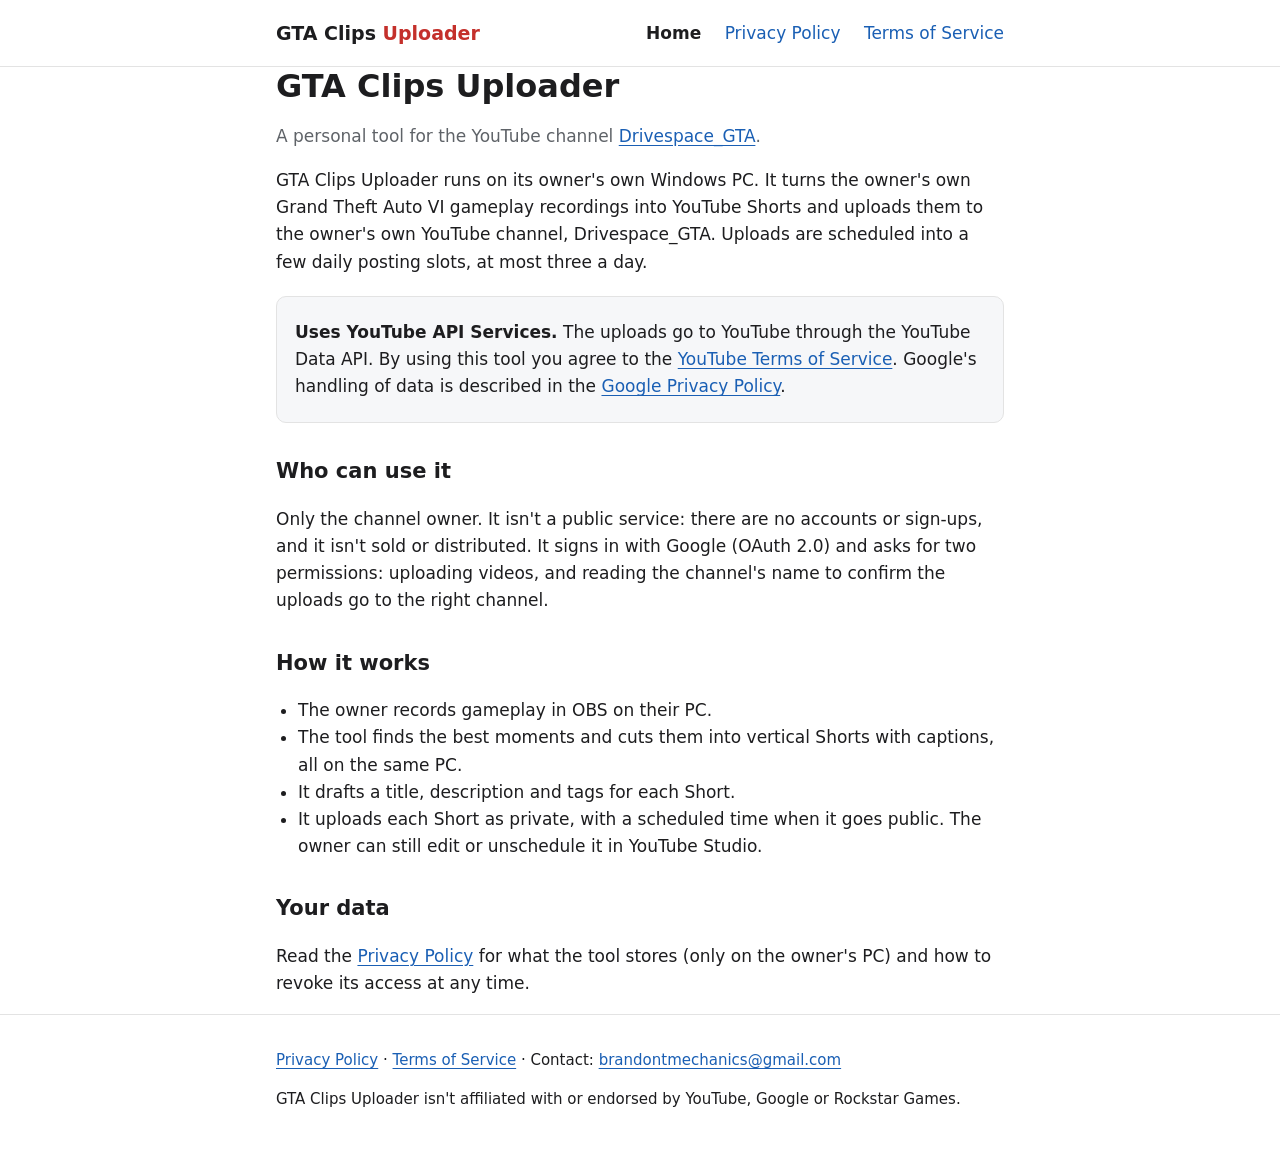
<file: index.html>
<!doctype html>
<html lang="en">
<head>
<meta charset="utf-8">
<meta name="viewport" content="width=device-width, initial-scale=1">
<title>GTA Clips Uploader</title>
<meta name="description" content="A personal tool that uploads the Drivespace_GTA channel's own GTA 6 gameplay Shorts to YouTube.">
<link rel="stylesheet" href="style.css">
</head>
<body>
<header>
  <div class="wrap">
    <a class="brand" href="./">GTA Clips <span>Uploader</span></a>
    <nav>
      <a href="./" aria-current="page">Home</a>
      <a href="privacy.html">Privacy Policy</a>
      <a href="terms.html">Terms of Service</a>
    </nav>
  </div>
</header>
<main class="wrap">
  <h1>GTA Clips Uploader</h1>
  <p class="muted">A personal tool for the YouTube channel <a href="https://www.youtube.com/@GTAdrivespace">Drivespace_GTA</a>.</p>

  <p>GTA Clips Uploader runs on its owner's own Windows PC. It turns the owner's own Grand Theft Auto VI gameplay recordings into YouTube Shorts and uploads them to the owner's own YouTube channel, Drivespace_GTA. Uploads are scheduled into a few daily posting slots, at most three a day.</p>

  <div class="card">
    <p><strong>Uses YouTube API Services.</strong> The uploads go to YouTube through the YouTube Data API. By using this tool you agree to the <a href="https://www.youtube.com/t/terms">YouTube Terms of Service</a>. Google's handling of data is described in the <a href="https://policies.google.com/privacy">Google Privacy Policy</a>.</p>
  </div>

  <h2>Who can use it</h2>
  <p>Only the channel owner. It isn't a public service: there are no accounts or sign-ups, and it isn't sold or distributed. It signs in with Google (OAuth 2.0) and asks for two permissions: uploading videos, and reading the channel's name to confirm the uploads go to the right channel.</p>

  <h2>How it works</h2>
  <ul>
    <li>The owner records gameplay in OBS on their PC.</li>
    <li>The tool finds the best moments and cuts them into vertical Shorts with captions, all on the same PC.</li>
    <li>It drafts a title, description and tags for each Short.</li>
    <li>It uploads each Short as private, with a scheduled time when it goes public. The owner can still edit or unschedule it in YouTube Studio.</li>
  </ul>

  <h2>Your data</h2>
  <p>Read the <a href="privacy.html">Privacy Policy</a> for what the tool stores (only on the owner's PC) and how to revoke its access at any time.</p>
</main>
<footer>
  <div class="wrap">
    <p><a href="privacy.html">Privacy Policy</a> · <a href="terms.html">Terms of Service</a> · Contact: <a href="mailto:brandontmechanics@gmail.com">brandontmechanics@gmail.com</a></p>
    <p>GTA Clips Uploader isn't affiliated with or endorsed by YouTube, Google or Rockstar Games.</p>
  </div>
</footer>
</body>
</html>
</file>
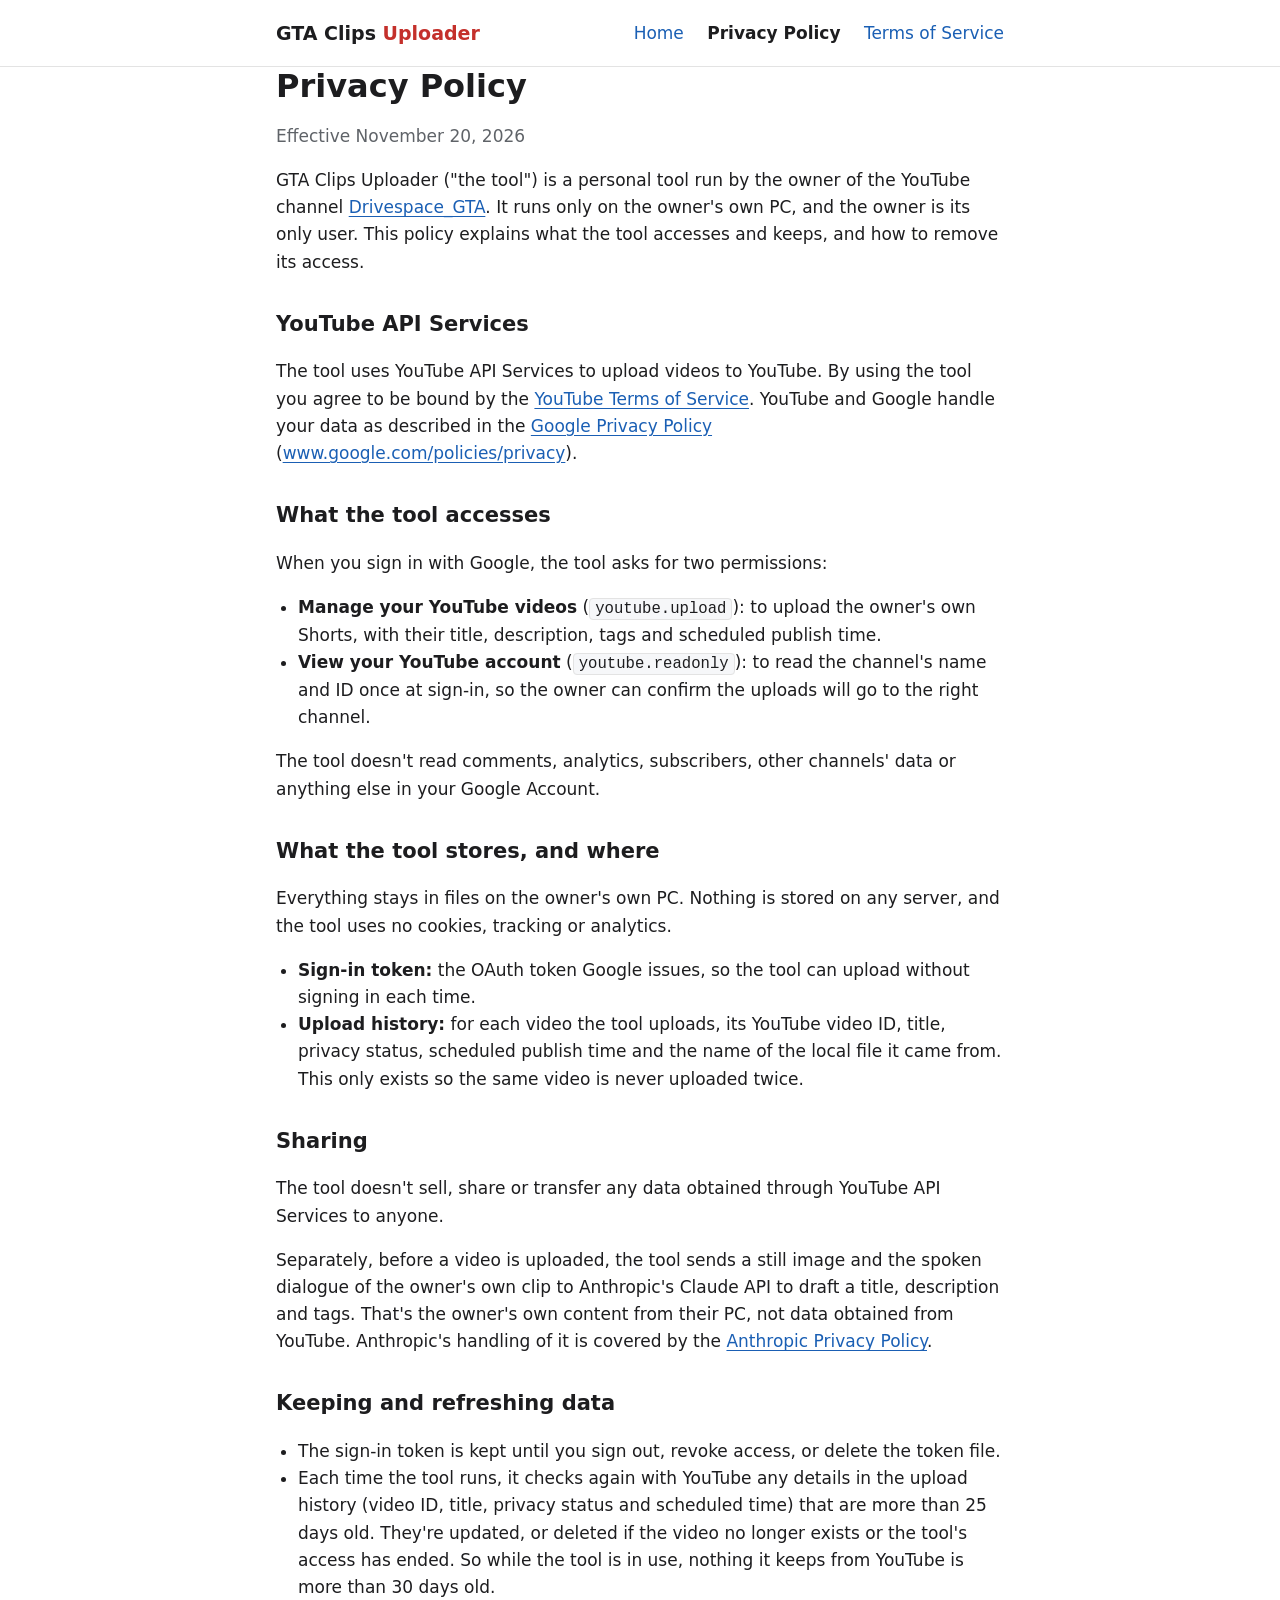
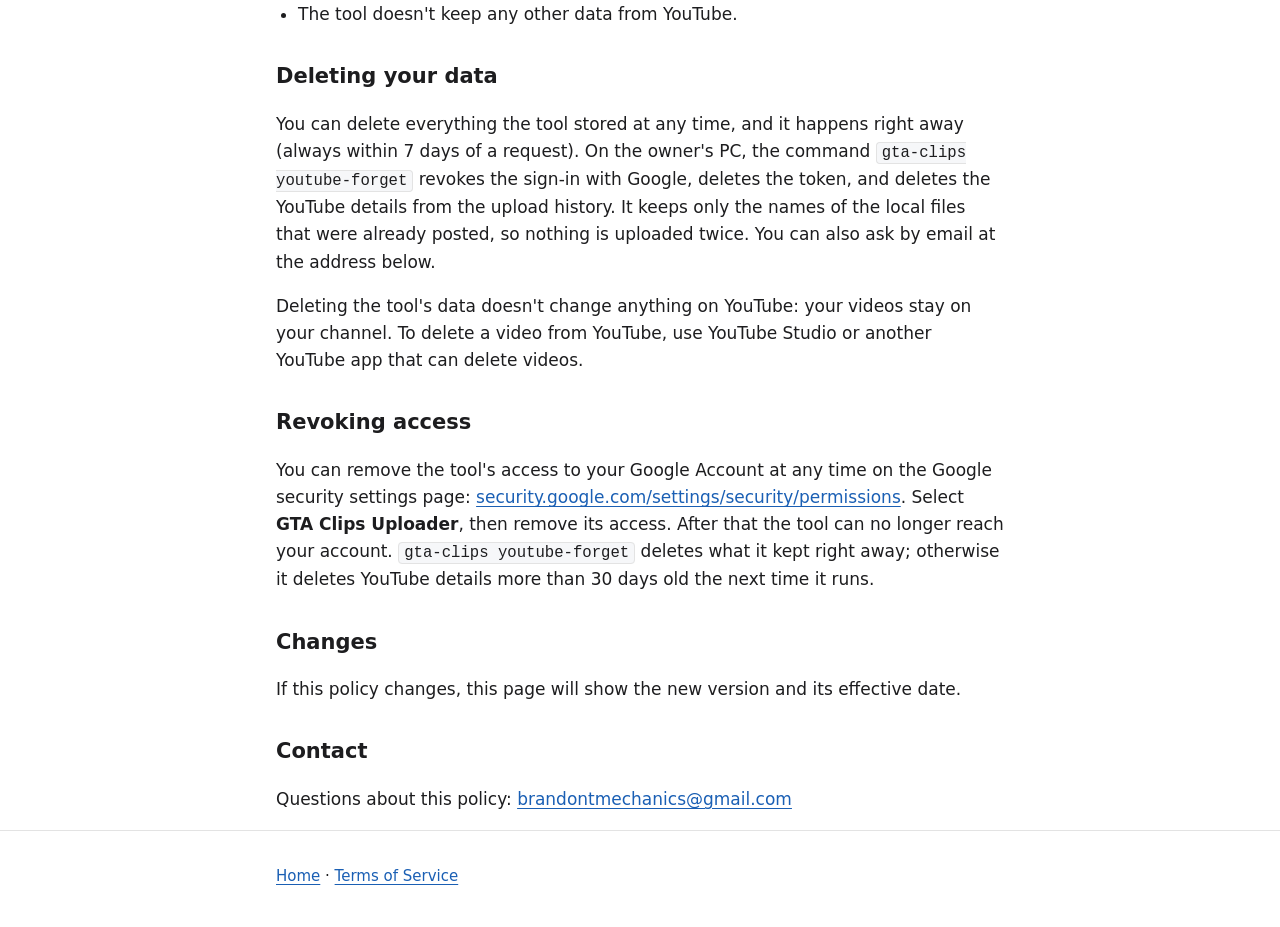
<file: privacy.html>
<!doctype html>
<html lang="en">
<head>
<meta charset="utf-8">
<meta name="viewport" content="width=device-width, initial-scale=1">
<title>Privacy Policy · GTA Clips Uploader</title>
<link rel="stylesheet" href="style.css">
</head>
<body>
<header>
  <div class="wrap">
    <a class="brand" href="./">GTA Clips <span>Uploader</span></a>
    <nav>
      <a href="./">Home</a>
      <a href="privacy.html" aria-current="page">Privacy Policy</a>
      <a href="terms.html">Terms of Service</a>
    </nav>
  </div>
</header>
<main class="wrap">
  <h1>Privacy Policy</h1>
  <p class="muted">Effective November 20, 2026</p>

  <p>GTA Clips Uploader ("the tool") is a personal tool run by the owner of the YouTube channel <a href="https://www.youtube.com/@GTAdrivespace">Drivespace_GTA</a>. It runs only on the owner's own PC, and the owner is its only user. This policy explains what the tool accesses and keeps, and how to remove its access.</p>

  <h2>YouTube API Services</h2>
  <p>The tool uses YouTube API Services to upload videos to YouTube. By using the tool you agree to be bound by the <a href="https://www.youtube.com/t/terms">YouTube Terms of Service</a>. YouTube and Google handle your data as described in the <a href="https://policies.google.com/privacy">Google Privacy Policy</a> (<a href="http://www.google.com/policies/privacy">www.google.com/policies/privacy</a>).</p>

  <h2>What the tool accesses</h2>
  <p>When you sign in with Google, the tool asks for two permissions:</p>
  <ul>
    <li><strong>Manage your YouTube videos</strong> (<code>youtube.upload</code>): to upload the owner's own Shorts, with their title, description, tags and scheduled publish time.</li>
    <li><strong>View your YouTube account</strong> (<code>youtube.readonly</code>): to read the channel's name and ID once at sign-in, so the owner can confirm the uploads will go to the right channel.</li>
  </ul>
  <p>The tool doesn't read comments, analytics, subscribers, other channels' data or anything else in your Google Account.</p>

  <h2>What the tool stores, and where</h2>
  <p>Everything stays in files on the owner's own PC. Nothing is stored on any server, and the tool uses no cookies, tracking or analytics.</p>
  <ul>
    <li><strong>Sign-in token:</strong> the OAuth token Google issues, so the tool can upload without signing in each time.</li>
    <li><strong>Upload history:</strong> for each video the tool uploads, its YouTube video ID, title, privacy status, scheduled publish time and the name of the local file it came from. This only exists so the same video is never uploaded twice.</li>
  </ul>

  <h2>Sharing</h2>
  <p>The tool doesn't sell, share or transfer any data obtained through YouTube API Services to anyone.</p>
  <p>Separately, before a video is uploaded, the tool sends a still image and the spoken dialogue of the owner's own clip to Anthropic's Claude API to draft a title, description and tags. That's the owner's own content from their PC, not data obtained from YouTube. Anthropic's handling of it is covered by the <a href="https://www.anthropic.com/legal/privacy">Anthropic Privacy Policy</a>.</p>

  <h2>Keeping and refreshing data</h2>
  <ul>
    <li>The sign-in token is kept until you sign out, revoke access, or delete the token file.</li>
    <li>Each time the tool runs, it checks again with YouTube any details in the upload history (video ID, title, privacy status and scheduled time) that are more than 25 days old. They're updated, or deleted if the video no longer exists or the tool's access has ended. So while the tool is in use, nothing it keeps from YouTube is more than 30 days old.</li>
    <li>The tool doesn't keep any other data from YouTube.</li>
  </ul>

  <h2>Deleting your data</h2>
  <p>You can delete everything the tool stored at any time, and it happens right away (always within 7 days of a request). On the owner's PC, the command <code>gta-clips youtube-forget</code> revokes the sign-in with Google, deletes the token, and deletes the YouTube details from the upload history. It keeps only the names of the local files that were already posted, so nothing is uploaded twice. You can also ask by email at the address below.</p>
  <p>Deleting the tool's data doesn't change anything on YouTube: your videos stay on your channel. To delete a video from YouTube, use YouTube Studio or another YouTube app that can delete videos.</p>

  <h2>Revoking access</h2>
  <p>You can remove the tool's access to your Google Account at any time on the Google security settings page: <a href="https://security.google.com/settings/security/permissions">security.google.com/settings/security/permissions</a>. Select <strong>GTA Clips Uploader</strong>, then remove its access. After that the tool can no longer reach your account. <code>gta-clips youtube-forget</code> deletes what it kept right away; otherwise it deletes YouTube details more than 30 days old the next time it runs.</p>

  <h2>Changes</h2>
  <p>If this policy changes, this page will show the new version and its effective date.</p>

  <h2>Contact</h2>
  <p>Questions about this policy: <a href="mailto:brandontmechanics@gmail.com">brandontmechanics@gmail.com</a></p>
</main>
<footer>
  <div class="wrap">
    <p><a href="./">Home</a> · <a href="terms.html">Terms of Service</a></p>
  </div>
</footer>
</body>
</html>
</file>
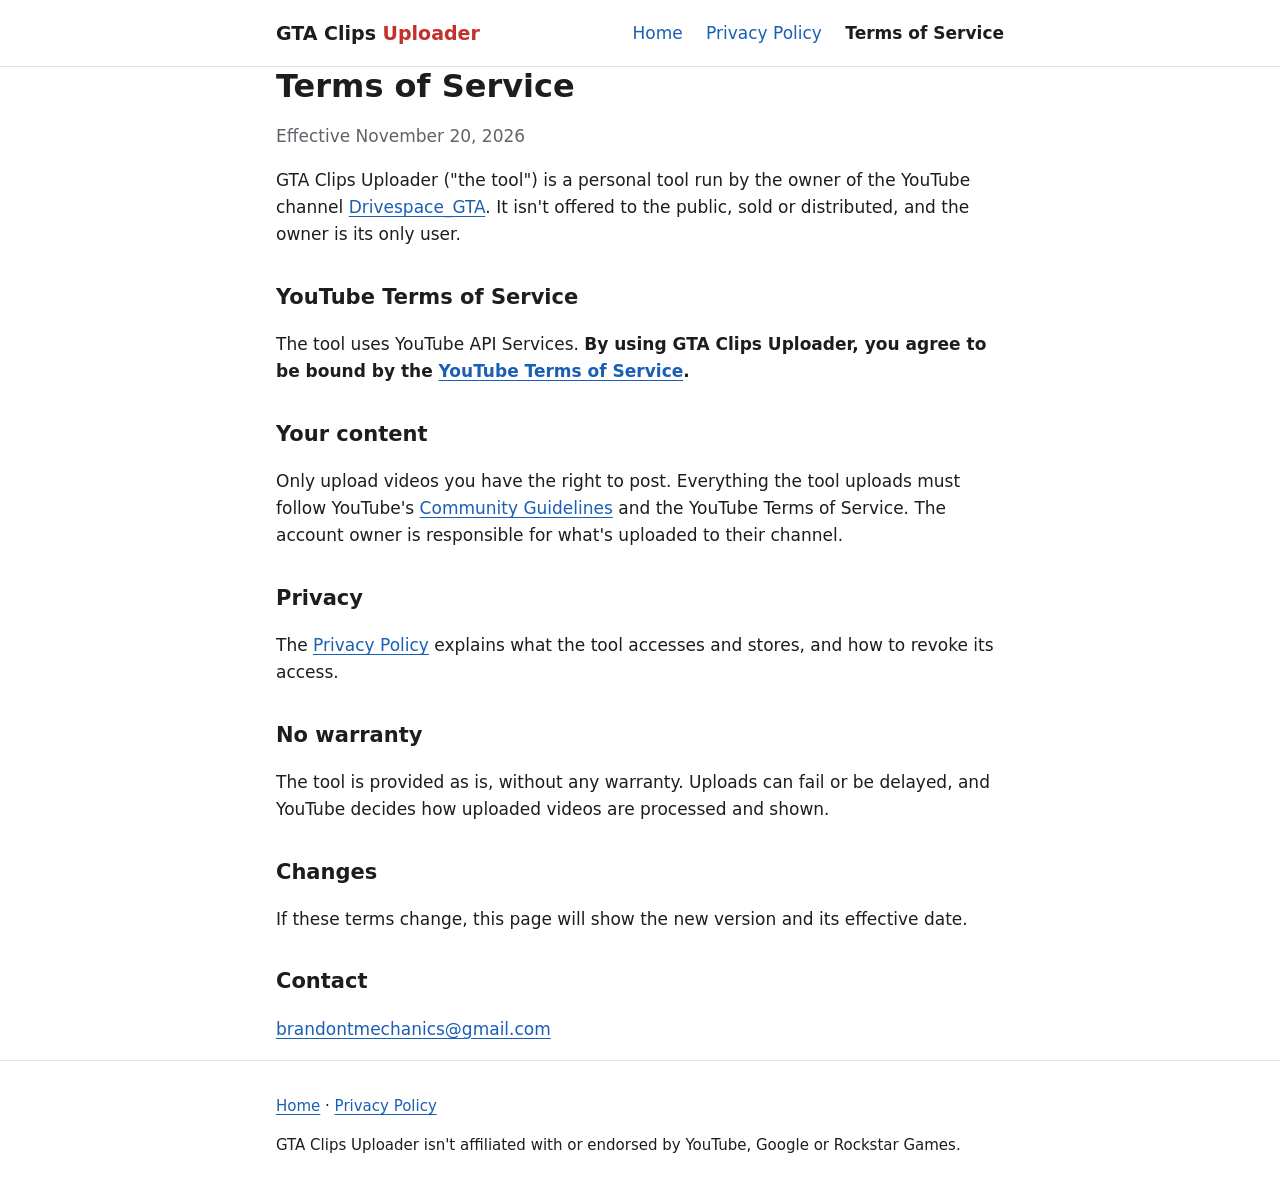
<file: terms.html>
<!doctype html>
<html lang="en">
<head>
<meta charset="utf-8">
<meta name="viewport" content="width=device-width, initial-scale=1">
<title>Terms of Service · GTA Clips Uploader</title>
<link rel="stylesheet" href="style.css">
</head>
<body>
<header>
  <div class="wrap">
    <a class="brand" href="./">GTA Clips <span>Uploader</span></a>
    <nav>
      <a href="./">Home</a>
      <a href="privacy.html">Privacy Policy</a>
      <a href="terms.html" aria-current="page">Terms of Service</a>
    </nav>
  </div>
</header>
<main class="wrap">
  <h1>Terms of Service</h1>
  <p class="muted">Effective November 20, 2026</p>

  <p>GTA Clips Uploader ("the tool") is a personal tool run by the owner of the YouTube channel <a href="https://www.youtube.com/@GTAdrivespace">Drivespace_GTA</a>. It isn't offered to the public, sold or distributed, and the owner is its only user.</p>

  <h2>YouTube Terms of Service</h2>
  <p>The tool uses YouTube API Services. <strong>By using GTA Clips Uploader, you agree to be bound by the <a href="https://www.youtube.com/t/terms">YouTube Terms of Service</a>.</strong></p>

  <h2>Your content</h2>
  <p>Only upload videos you have the right to post. Everything the tool uploads must follow YouTube's <a href="https://www.youtube.com/howyoutubeworks/policies/community-guidelines/">Community Guidelines</a> and the YouTube Terms of Service. The account owner is responsible for what's uploaded to their channel.</p>

  <h2>Privacy</h2>
  <p>The <a href="privacy.html">Privacy Policy</a> explains what the tool accesses and stores, and how to revoke its access.</p>

  <h2>No warranty</h2>
  <p>The tool is provided as is, without any warranty. Uploads can fail or be delayed, and YouTube decides how uploaded videos are processed and shown.</p>

  <h2>Changes</h2>
  <p>If these terms change, this page will show the new version and its effective date.</p>

  <h2>Contact</h2>
  <p><a href="mailto:brandontmechanics@gmail.com">brandontmechanics@gmail.com</a></p>
</main>
<footer>
  <div class="wrap">
    <p><a href="./">Home</a> · <a href="privacy.html">Privacy Policy</a></p>
    <p>GTA Clips Uploader isn't affiliated with or endorsed by YouTube, Google or Rockstar Games.</p>
  </div>
</footer>
</body>
</html>
</file>
<file: style.css>
:root {
  --bg: #ffffff;
  --text: #1d1d1f;
  --muted: #5f6368;
  --line: #e3e3e3;
  --accent: #c4302b;
  --link: #1a5fb4;
  --card: #f6f7f9;
}
@media (prefers-color-scheme: dark) {
  :root {
    --bg: #121316;
    --text: #e8e8ea;
    --muted: #a0a4ab;
    --line: #2c2e33;
    --accent: #ff5a52;
    --link: #8ab4f8;
    --card: #1b1d21;
  }
}
* { box-sizing: border-box; }
html { -webkit-text-size-adjust: 100%; }
body {
  margin: 0;
  background: var(--bg);
  color: var(--text);
  font: 17px/1.6 system-ui, -apple-system, "Segoe UI", Roboto, Arial, sans-serif;
}
.wrap { max-width: 760px; margin: 0 auto; padding: 0 16px; }
header { border-bottom: 1px solid var(--line); }
header .wrap { display: flex; flex-wrap: wrap; align-items: center; justify-content: space-between; gap: 8px 20px; padding-top: 18px; padding-bottom: 18px; }
.brand { font-weight: 700; font-size: 19px; color: var(--text); text-decoration: none; }
.brand span { color: var(--accent); }
nav a { margin-left: 18px; color: var(--link); text-decoration: none; }
nav a:first-child { margin-left: 0; }
nav a[aria-current="page"] { color: var(--text); font-weight: 600; }
main { padding: 28px 0 40px; }
h1 { font-size: 32px; line-height: 1.2; margin: 0 0 8px; }
h2 { font-size: 21px; margin: 32px 0 8px; }
p, li { color: var(--text); }
.muted { color: var(--muted); }
a { color: var(--link); text-underline-offset: 3px; }
.card { background: var(--card); border: 1px solid var(--line); border-radius: 10px; padding: 16px 18px; margin: 20px 0; }
.card p { margin: 6px 0; }
ul { padding-left: 22px; }
code { font-family: Consolas, "SF Mono", Menlo, monospace; font-size: 0.92em; background: var(--card); border: 1px solid var(--line); border-radius: 4px; padding: 1px 5px; }
footer { border-top: 1px solid var(--line); padding: 18px 0 28px; font-size: 15px; color: var(--muted); }
footer a { color: var(--link); }
</file>
